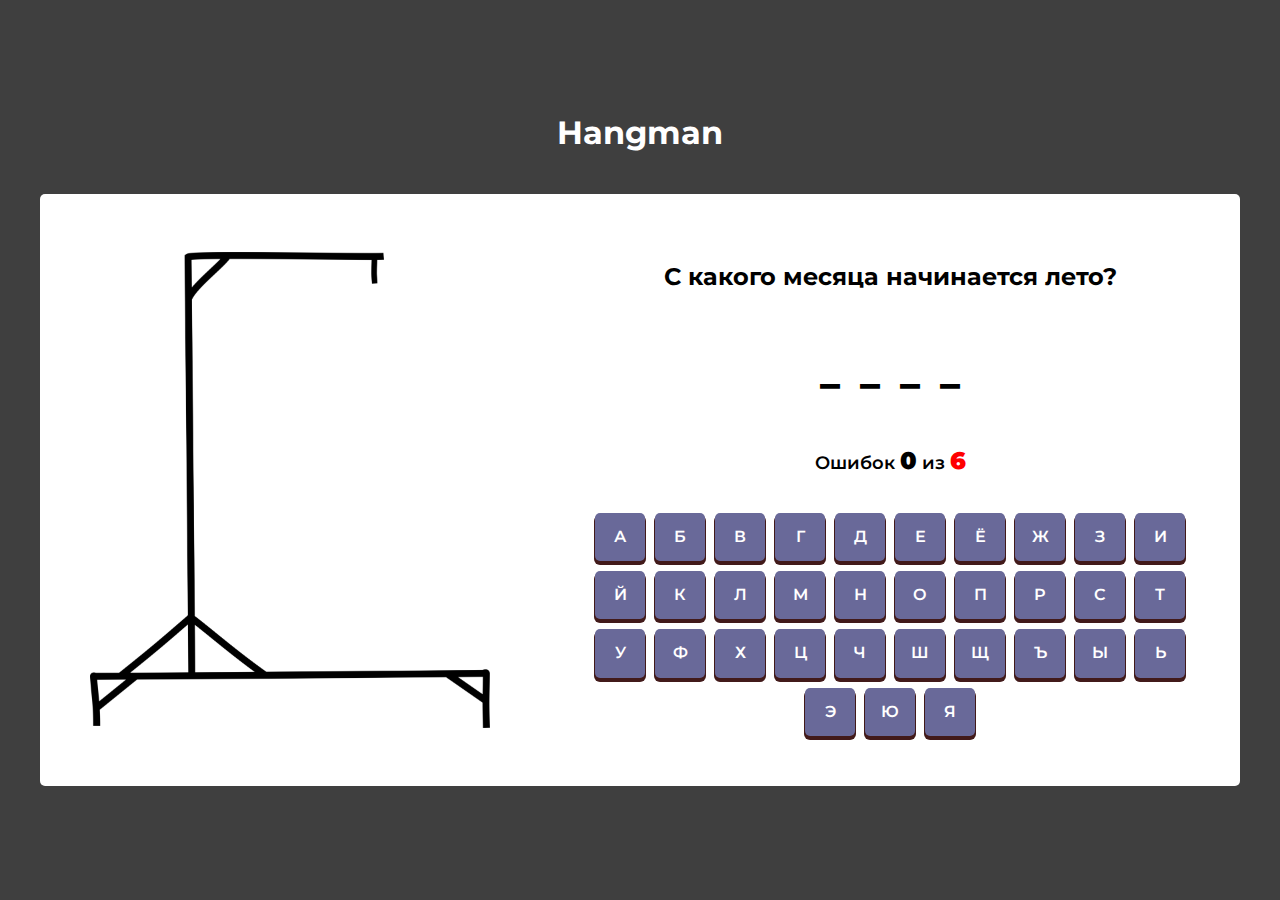
<file: index.html>
<!DOCTYPE html>
<html lang="ru">

<head>
  <meta charset="UTF-8">
  <meta name="viewport"
        content="width=device-width, initial-scale=1.0">
  <title>Hangman</title>
  <link rel="preconnect"
        href="https://fonts.googleapis.com">
  <link rel="preconnect"
        href="https://fonts.gstatic.com"
        crossorigin>
  <link href="https://fonts.googleapis.com/css2?family=Montserrat:wght@100..900&display=swap"
        rel="stylesheet">
  <link rel="stylesheet"
        href="./assets/css/normalize.css">
  <link rel="stylesheet"
        href="./assets/css/styles.min.css">
</head>

<body class="body">
  <script src="./assets/js/app.js"></script>
</body>

</html>
</file>
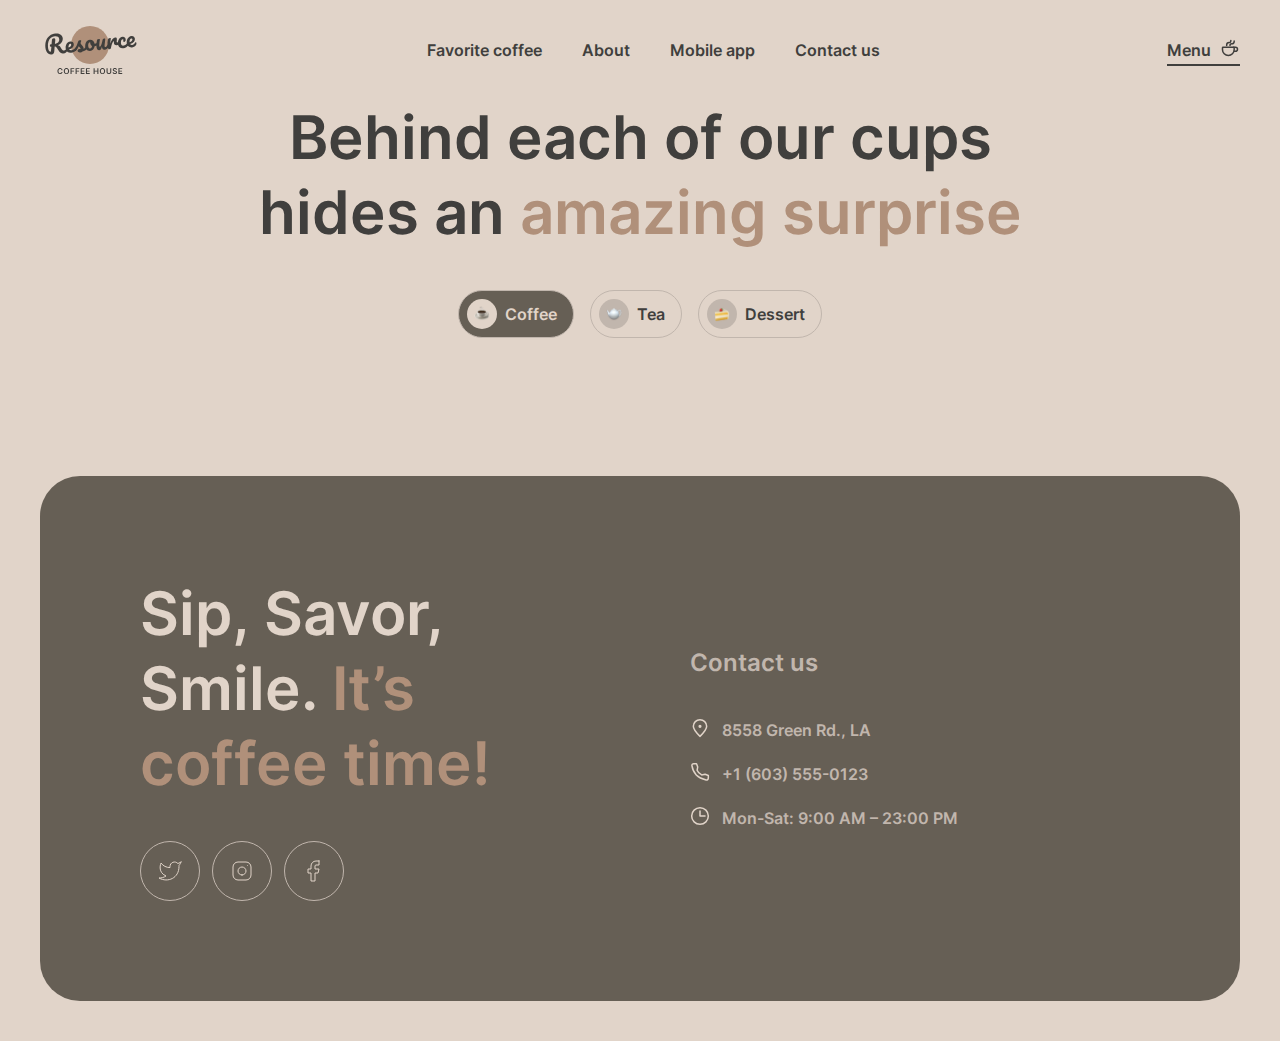
<file: coffee-house/menu.html>
<!DOCTYPE html>
<html lang="en">

<head>
  <meta charset="UTF-8">
  <meta name="viewport"
        content="width=device-width, initial-scale=1.0">
  <title>Menu - Coffee House</title>
  <link rel="stylesheet"
        href="./assets/css/main.css">
  <link rel="shortcut icon"
        href="favicon.ico"
        type="image/x-icon">
</head>

<body>
  <header class="header">
    <div class="container">
      <div class="header__wrapper">
        <div class="header__logo">
          <a class="header__logo-link"
             href="./">
            <img src="./assets/img/logo.svg"
                 alt="logo">
          </a>
        </div>
        <nav class="header__menu">
          <ul class="header__menu-list">
            <li class="header__menu-item"><a href="./#favourites-coffee"
                 class="header__menu-link">Favorite coffee</a></li>
            <li class="header__menu-item"><a href="./#about"
                 class="header__menu-link">About</a></li>
            <li class="header__menu-item"><a href="./#mobile-app"
                 class="header__menu-link">Mobile app</a></li>
            <li class="header__menu-item"><a href="#contacts"
                 class="header__menu-link">Contact us</a></li>
          </ul>

          <ul class="header__menu-list">
            <li class="header__menu-item"><a href="#"
                 class="header__menu-link header__menu-link--active">Menu
                <svg xmlns="http://www.w3.org/2000/svg"
                     width="20"
                     height="20"
                     viewBox="0 0 20 20"
                     fill="none">
                  <path d="M14.166 9.76667V11.6667C14.166 14.8883 11.5543 17.5 8.33268 17.5C5.11102 17.5 2.49935 14.8883 2.49935 11.6667V9.76667C2.49935 9.4353 2.76798 9.16667 3.09935 9.16667H13.566C13.8974 9.16667 14.166 9.4353 14.166 9.76667Z"
                        stroke="#403F3D"
                        stroke-width="1.5"
                        stroke-linecap="round"
                        stroke-linejoin="round" />
                  <path d="M9.99935 7.49996C9.99935 6.66663 10.5946 5.83329 11.7851 5.83329V5.83329C13.1 5.83329 14.166 4.7673 14.166 3.45234V2.91663"
                        stroke="#403F3D"
                        stroke-width="1.5"
                        stroke-linecap="round"
                        stroke-linejoin="round" />
                  <path d="M6.66732 7.5V7.08333C6.66732 5.70262 7.78661 4.58333 9.16732 4.58333V4.58333C10.0878 4.58333 10.834 3.83714 10.834 2.91667V2.5"
                        stroke="#403F3D"
                        stroke-width="1.5"
                        stroke-linecap="round"
                        stroke-linejoin="round" />
                  <path d="M13.334 9.16663H15.4173C16.5679 9.16663 17.5007 10.0994 17.5007 11.25C17.5007 12.4006 16.5679 13.3333 15.4173 13.3333H14.1673"
                        stroke="#403F3D"
                        stroke-width="1.5"
                        stroke-linecap="round"
                        stroke-linejoin="round" />
                </svg></a></li>
          </ul>
        </nav>
        <div class="header__menu-burger burger">
          <span>
          </span>
          <span>
          </span>
        </div>
      </div>
    </div>
  </header>
  <main class="main">
    <section class="menu">
      <div class="container">
        <div class="menu__wrapper">
          <h1>Behind each of our cups hides an amazing surprise</h1>
          <h2 class="menu__title">Behind each of our cups hides an <span class="accent">amazing surprise</span></h2>
          <div class="menu__container">
            <div class="menu__tabs tabs">
              <button class="tabs__item tabs__item--active"><span class="tabs__item-icon"><img
                       src="./assets/img/icons/cup.png"
                       alt="cup"></span>Coffee</button>
              <button class="tabs__item"><span class="tabs__item-icon"><img src="./assets/img/icons/teapot.png"
                       alt="teapot"></span>Tea</button>
              <button class="tabs__item"><span class="tabs__item-icon"><img src="./assets/img/icons/desert.png"
                       alt="desert"></span>Dessert</button>
            </div>
            <ul class="menu__list">
            </ul>
            <button class="menu__btn-load menu__btn-load--active">
              <svg xmlns="http://www.w3.org/2000/svg"
                   width="24"
                   height="24"
                   viewBox="0 0 24 24"
                   fill="none">
                <path d="M21.8883 13.5C21.1645 18.3113 17.013 22 12 22C6.47715 22 2 17.5228 2 12C2 6.47715 6.47715 2 12 2C16.1006 2 19.6248 4.46819 21.1679 8"
                      stroke="#403F3D"
                      stroke-linecap="round"
                      stroke-linejoin="round" />
                <path d="M17 8H21.4C21.7314 8 22 7.73137 22 7.4V3"
                      stroke="#403F3D"
                      stroke-linecap="round"
                      stroke-linejoin="round" />
              </svg>
            </button>
          </div>
        </div>
      </div>
    </section>
  </main>
  <footer class="footer">
    <div class="container">
      <div class="footer__wrapper">
        <div class="footer__col">
          <h2 class="footer__title">Sip, Savor, Smile. <span class="accent">It’s coffee time!</span></h2>
          <div class="footer__social social">
            <ul class="social__list">
              <li class="social__item"><a href="#"
                   class="social__link twitter">
                  <svg xmlns="http://www.w3.org/2000/svg"
                       width="24"
                       height="24"
                       viewBox="0 0 24 24"
                       fill="none">
                    <path d="M23 3.01006C23 3.01006 20.9821 4.20217 19.86 4.54006C19.2577 3.84757 18.4573 3.35675 17.567 3.13398C16.6767 2.91122 15.7395 2.96725 14.8821 3.29451C14.0247 3.62177 13.2884 4.20446 12.773 4.96377C12.2575 5.72309 11.9877 6.62239 12 7.54006V8.54006C10.2426 8.58562 8.50127 8.19587 6.93101 7.4055C5.36074 6.61513 4.01032 5.44869 3 4.01006C3 4.01006 -1 13.0101 8 17.0101C5.94053 18.408 3.48716 19.109 1 19.0101C10 24.0101 21 19.0101 21 7.51006C20.9991 7.23151 20.9723 6.95365 20.92 6.68006C21.9406 5.67355 23 3.01006 23 3.01006Z"
                          stroke="#E1D4C9"
                          stroke-linecap="round"
                          stroke-linejoin="round" />
                  </svg>
                </a></li>
              <li class="social__item"><a href="#"
                   class="social__link instagram">
                  <svg xmlns="http://www.w3.org/2000/svg"
                       width="24"
                       height="24"
                       viewBox="0 0 24 24"
                       fill="none">
                    <path d="M12 16C14.2091 16 16 14.2091 16 12C16 9.79086 14.2091 8 12 8C9.79086 8 8 9.79086 8 12C8 14.2091 9.79086 16 12 16Z"
                          stroke="#E1D4C9"
                          stroke-linecap="round"
                          stroke-linejoin="round" />
                    <path d="M3 16V8C3 5.23858 5.23858 3 8 3H16C18.7614 3 21 5.23858 21 8V16C21 18.7614 18.7614 21 16 21H8C5.23858 21 3 18.7614 3 16Z"
                          stroke="#E1D4C9" />
                    <path d="M17.5 6.51L17.51 6.49889"
                          stroke="#E1D4C9"
                          stroke-linecap="round"
                          stroke-linejoin="round" />
                  </svg>
                </a></li>
              <li class="social__item"><a href="#"
                   class="social__link facebook">
                  <svg xmlns="http://www.w3.org/2000/svg"
                       width="24"
                       height="24"
                       viewBox="0 0 24 24"
                       fill="none">
                    <path d="M17 2H14C12.6739 2 11.4021 2.52678 10.4645 3.46447C9.52678 4.40215 9 5.67392 9 7V10H6V14H9V22H13V14H16L17 10H13V7C13 6.73478 13.1054 6.48043 13.2929 6.29289C13.4804 6.10536 13.7348 6 14 6H17V2Z"
                          stroke="#E1D4C9"
                          stroke-linecap="round"
                          stroke-linejoin="round" />
                  </svg>
                </a></li>
            </ul>
          </div>
        </div>
        <div id="contacts"
             class="footer__col contacts">
          <h3 class="contacts__title">Contact us</h3>
          <ul class="contacts__list">
            <li class="contacts__item"><a href="https://maps.app.goo.gl/N8o47YA94o4uzJm18"
                 class="contacts__link"
                 target="_blank">
                <svg xmlns="http://www.w3.org/2000/svg"
                     width="20"
                     height="20"
                     viewBox="0 0 20 20"
                     fill="none">
                  <path d="M16.6663 8.33329C16.6663 12.0152 9.99967 18.3333 9.99967 18.3333C9.99967 18.3333 3.33301 12.0152 3.33301 8.33329C3.33301 4.65139 6.31778 1.66663 9.99967 1.66663C13.6816 1.66663 16.6663 4.65139 16.6663 8.33329Z"
                        stroke="#E1D4C9"
                        stroke-width="1.5" />
                  <path d="M10.0003 9.16667C10.4606 9.16667 10.8337 8.79357 10.8337 8.33333C10.8337 7.8731 10.4606 7.5 10.0003 7.5C9.54009 7.5 9.16699 7.8731 9.16699 8.33333C9.16699 8.79357 9.54009 9.16667 10.0003 9.16667Z"
                        fill="#E1D4C9"
                        stroke="#E1D4C9"
                        stroke-width="1.5"
                        stroke-linecap="round"
                        stroke-linejoin="round" />
                </svg>
                8558 Green Rd., LA
              </a></li>
            <li class="contacts__item"><a href="tel:+16035550123"
                 class="contacts__link">
                <svg xmlns="http://www.w3.org/2000/svg"
                     width="20"
                     height="20"
                     viewBox="0 0 20 20"
                     fill="none">
                  <path d="M15.0984 12.2516L11.6665 12.9166C9.34845 11.7531 7.91654 10.4166 7.08321 8.33329L7.72483 4.89154L6.51197 1.66663L3.72946 1.66663C2.60191 1.66663 1.71466 2.59958 1.90108 3.71161C2.29888 6.08454 3.37231 10.0391 6.24987 12.9166C9.27338 15.9401 13.5661 17.3318 16.1378 17.9288C17.299 18.1983 18.3332 17.2908 18.3332 16.0988L18.3332 13.4843L15.0984 12.2516Z"
                        stroke="#E1D4C9"
                        stroke-width="1.5"
                        stroke-linecap="round"
                        stroke-linejoin="round" />
                </svg>
                +1 (603) 555-0123
              </a></li>
            <li class="contacts__item">
              <svg xmlns="http://www.w3.org/2000/svg"
                   width="20"
                   height="20"
                   viewBox="0 0 20 20"
                   fill="none">
                <g clip-path="url(#clip0_217_1736)">
                  <path d="M10 5L10 10L15 10"
                        stroke="#E1D4C9"
                        stroke-width="1.5"
                        stroke-linecap="round"
                        stroke-linejoin="round" />
                  <path d="M10.0003 18.3333C14.6027 18.3333 18.3337 14.6023 18.3337 9.99996C18.3337 5.39759 14.6027 1.66663 10.0003 1.66663C5.39795 1.66663 1.66699 5.39759 1.66699 9.99996C1.66699 14.6023 5.39795 18.3333 10.0003 18.3333Z"
                        stroke="#E1D4C9"
                        stroke-width="1.5"
                        stroke-linecap="round"
                        stroke-linejoin="round" />
                </g>
                <defs>
                  <clipPath id="clip0_217_1736">
                    <rect width="20"
                          height="20"
                          fill="white" />
                  </clipPath>
                </defs>
              </svg>
              Mon-Sat: 9:00 AM – 23:00 PM
            </li>
          </ul>
        </div>
      </div>
    </div>
  </footer>
  <div class="modal">
    <div class="modal__overlay"></div>
    <div class="modal__wrapper">
    </div>
  </div>
  <script src="./assets/scripts/script.js"></script>
  <script src="./assets/scripts/menu.js"></script>
</body>

</html>
</file>
<file: coffee-house/assets/css/main.css>
@font-face {
  font-family: "Inter";
  font-style: normal;
  src: url("../fonts/Inter.woff2") format("woff2");
  font-weight: 400;
  font-display: swap;
}
@font-face {
  font-family: "Inter";
  font-style: normal;
  src: url("../fonts/Inter-SemiBold.woff2") format("woff2");
  font-weight: 600;
  font-display: swap;
}
@font-face {
  font-family: "Inter";
  font-style: italic;
  src: url("../fonts/Inter-Latin.woff2") format("woff2");
  font-weight: 600;
  font-display: swap;
}
* {
  -webkit-box-sizing: border-box;
          box-sizing: border-box;
  padding: 0;
  margin: 0;
}

html {
  scroll-behavior: smooth;
}

body {
  font-family: "Inter";
  -webkit-font-feature-settings: "clig" off, "liga" off;
          font-feature-settings: "clig" off, "liga" off;
  color: #403F3D;
  background-color: #E1D4C9;
}

h1 {
  font-size: 72px;
  font-weight: 600;
  line-height: 105%;
}

h2 {
  font-size: 60px;
  font-weight: 600;
  line-height: 125%;
}

h3 {
  font-size: 24px;
  font-weight: 600;
  line-height: 125%;
}

a,
button {
  font-size: 16px;
  font-weight: 600;
  color: #403F3D;
  line-height: 150%;
  text-decoration: none;
}

button {
  font-family: inherit;
  outline: none;
  border: none;
  padding: 0;
  background-color: transparent;
  cursor: pointer;
}

ul {
  list-style: none;
  padding: 0;
  margin: 0;
}

p {
  margin: 0;
  padding: 0;
}

img {
  max-width: 100%;
  vertical-align: top;
}

svg {
  vertical-align: top;
}

section {
  padding-bottom: 100px;
}

.no-scroll {
  overflow: hidden;
}

.accent {
  font-style: italic;
  color: #B0907A;
}

.medium {
  font-size: 16px;
  font-weight: 400;
  line-height: 150%;
}

.caption {
  font-size: 10px;
  font-weight: 600;
  line-height: 140%;
}

.container {
  max-width: 1440px;
  padding: 0 40px;
  margin: 0 auto;
}

/* Header */
.header {
  position: relative;
  padding: 20px 0;
}
.header__wrapper {
  display: -webkit-box;
  display: -ms-flexbox;
  display: flex;
  -webkit-box-pack: justify;
      -ms-flex-pack: justify;
          justify-content: space-between;
  -webkit-box-align: center;
      -ms-flex-align: center;
          align-items: center;
}
.header__logo {
  width: 100px;
  height: 60px;
}
.header__logo-link--active {
  pointer-events: none;
  -webkit-user-select: none;
     -moz-user-select: none;
      -ms-user-select: none;
          user-select: none;
}
.header__menu {
  display: -webkit-box;
  display: -ms-flexbox;
  display: flex;
  -webkit-box-pack: justify;
      -ms-flex-pack: justify;
          justify-content: space-between;
  -webkit-box-flex: 1;
      -ms-flex-positive: 1;
          flex-grow: 1;
}
.header__menu-list {
  display: -webkit-box;
  display: -ms-flexbox;
  display: flex;
  -webkit-box-pack: center;
      -ms-flex-pack: center;
          justify-content: center;
  -webkit-box-align: center;
      -ms-flex-align: center;
          align-items: center;
  gap: 40px;
}
.header__menu-list:first-child {
  -ms-flex-negative: 0;
      flex-shrink: 0;
  -webkit-box-flex: 1;
      -ms-flex-positive: 1;
          flex-grow: 1;
}
.header__menu-link {
  position: relative;
  color: #403F3D;
  padding-bottom: 4px;
}
.header__menu-link::after {
  position: absolute;
  content: "";
  left: 0;
  bottom: -2px;
  width: 100%;
  height: 2px;
  background-color: #403F3D;
  -webkit-transform: scale(0);
      -ms-transform: scale(0);
          transform: scale(0);
  -webkit-transition: -webkit-transform 0.5s ease-out;
  transition: -webkit-transform 0.5s ease-out;
  transition: transform 0.5s ease-out;
  transition: transform 0.5s ease-out, -webkit-transform 0.5s ease-out;
}
.header__menu-link svg {
  margin-left: 5px;
}
.header__menu-link--active {
  pointer-events: none;
  -webkit-user-select: none;
     -moz-user-select: none;
      -ms-user-select: none;
          user-select: none;
}
.header__menu-link--active::after {
  -webkit-transform: scale(1);
      -ms-transform: scale(1);
          transform: scale(1);
}
.header__menu-icon {
  line-height: normal;
}
.header__menu-burger {
  display: none;
}

/* Enjoy */
.enjoy__wrapper {
  position: relative;
  padding: 100px;
  border-radius: 40px;
  overflow: hidden;
}
.enjoy__video {
  position: absolute;
  top: 0;
  left: 0;
  width: 100%;
  height: 100%;
  -o-object-fit: cover;
     object-fit: cover;
  z-index: 1;
  pointer-events: none;
}
.enjoy__content {
  position: relative;
  display: -webkit-box;
  display: -ms-flexbox;
  display: flex;
  -webkit-box-orient: vertical;
  -webkit-box-direction: normal;
      -ms-flex-direction: column;
          flex-direction: column;
  -webkit-box-align: baseline;
      -ms-flex-align: baseline;
          align-items: baseline;
  gap: 40px;
  max-width: 530px;
  z-index: 2;
}
.enjoy__title {
  color: #E1D4C9;
}
.enjoy__text {
  color: #E1D4C9;
}
.enjoy__link {
  position: relative;
  display: inline-block;
  padding: 20px 78px;
  text-align: right;
  border-radius: 100px;
  background-color: #E1D4C9;
}
.enjoy__link-text {
  position: relative;
  left: 0;
  -webkit-transition: left 0.3s ease-in;
  transition: left 0.3s ease-in;
}
.enjoy__link-icon {
  position: absolute;
  top: 50%;
  width: 20px;
  height: 20px;
  -webkit-transform: translateY(-50%);
      -ms-transform: translateY(-50%);
          transform: translateY(-50%);
  opacity: 0;
  -webkit-transition: opacity 0.3s ease-in;
  transition: opacity 0.3s ease-in;
}

/* Favourites Coffee */
.favourites-coffee__title {
  text-align: center;
  margin-bottom: 40px;
}

/* Slider */
.slider {
  position: relative;
}
.slider__container {
  max-width: 480px;
  margin: 0 auto 40px auto;
  overflow: hidden;
}
.slider__items {
  display: -webkit-box;
  display: -ms-flexbox;
  display: flex;
  gap: 200px;
  -webkit-transition: -webkit-transform 0.5s ease-in-out;
  transition: -webkit-transform 0.5s ease-in-out;
  transition: transform 0.5s ease-in-out;
  transition: transform 0.5s ease-in-out, -webkit-transform 0.5s ease-in-out;
}
.slider__item {
  max-width: 480px;
  width: 100%;
  -ms-flex-negative: 0;
      flex-shrink: 0;
  text-align: center;
  -webkit-user-select: none;
     -moz-user-select: none;
      -ms-user-select: none;
          user-select: none;
}
.slider__item-img {
  margin-bottom: 20px;
}
.slider__item-title {
  font-size: 24px;
  font-weight: 600;
  line-height: 125%;
  margin-bottom: 16px;
}
.slider__item-descr {
  margin-bottom: 16px;
}
.slider__item-price {
  font-size: 24px;
  font-weight: 600;
  line-height: 125%;
}
.slider__nav {
  position: absolute;
  z-index: 2;
  top: calc(50% - 20px);
  -webkit-transform: translateY(-50%);
      -ms-transform: translateY(-50%);
          transform: translateY(-50%);
  display: -webkit-box;
  display: -ms-flexbox;
  display: flex;
  -webkit-box-pack: justify;
      -ms-flex-pack: justify;
          justify-content: space-between;
  width: 100%;
}
.slider__button {
  display: -webkit-box;
  display: -ms-flexbox;
  display: flex;
  -webkit-box-pack: center;
      -ms-flex-pack: center;
          justify-content: center;
  -webkit-box-align: center;
      -ms-flex-align: center;
          align-items: center;
  width: 60px;
  height: 60px;
  background: none;
  border-radius: 100%;
  border: 1px solid #665F55;
  cursor: pointer;
  -webkit-transition: background 0.5s ease-out, border 0.5s ease-out;
  transition: background 0.5s ease-out, border 0.5s ease-out;
}
.slider__button:disabled {
  border-color: #a7a5a2;
  -webkit-user-select: none;
     -moz-user-select: none;
      -ms-user-select: none;
          user-select: none;
  pointer-events: none;
}
.slider__button:disabled path {
  stroke: #a7a5a2;
}
.slider__button path {
  -webkit-transition: stroke 0.5s ease-out;
  transition: stroke 0.5s ease-out;
}
.slider__bullets {
  display: -webkit-box;
  display: -ms-flexbox;
  display: flex;
  -webkit-box-pack: center;
      -ms-flex-pack: center;
          justify-content: center;
  width: 100%;
  gap: 12px;
}
.slider__bullet {
  position: relative;
  width: 40px;
  height: 4px;
  background: #C1B6AD;
  border: none;
  border-radius: 100px;
  -webkit-transition: background 0.5s;
  transition: background 0.5s;
  overflow: hidden;
}
.slider__bullet-progress {
  position: absolute;
  left: 0;
  top: 0;
  height: 4px;
  width: 0;
  background: #665F55;
  -webkit-transition: width 0.6s ease-in-out;
  transition: width 0.6s ease-in-out;
}

/* About */
.about__title {
  margin-bottom: 40px;
}
.about__cards {
  display: grid;
  grid-auto-columns: auto;
  grid-auto-rows: auto;
  gap: 40px;
}
.about__card {
  border-radius: 20px;
  overflow: hidden;
  background-size: 110%;
  background-position: center center;
  background-repeat: no-repeat;
  -webkit-transition: background-size 0.5s ease-out;
  transition: background-size 0.5s ease-out;
}
.about__card-big {
  height: 590px;
}
.about__card-small {
  height: 430px;
}
.about__card-1 {
  grid-column: 1/2;
  grid-row: 1/3;
  background-image: url("../img/main/about-1.jpeg");
}
.about__card-2 {
  grid-column: 1/2;
  grid-row: 3/4;
  background-image: url("../img/main/about-2.jpeg");
}
.about__card-3 {
  grid-column: 2/3;
  grid-row: 1/2;
  background-image: url("../img/main/about-3.jpeg");
}
.about__card-4 {
  grid-column: 2/3;
  grid-row: 2/4;
  background-image: url("../img/main/about-4.jpeg");
}

/* Mobile App */
.mobile-app__wrapper {
  display: -webkit-box;
  display: -ms-flexbox;
  display: flex;
  gap: 100px;
}
.mobile-app__col {
  display: -webkit-box;
  display: -ms-flexbox;
  display: flex;
  -webkit-box-orient: vertical;
  -webkit-box-direction: normal;
      -ms-flex-direction: column;
          flex-direction: column;
  -webkit-box-pack: center;
      -ms-flex-pack: center;
          justify-content: center;
  gap: 40px;
  -ms-flex-preferred-size: 50%;
      flex-basis: 50%;
}
.mobile-app__links {
  display: -webkit-box;
  display: -ms-flexbox;
  display: flex;
  gap: 20px;
}
.mobile-app__link {
  display: -webkit-inline-box;
  display: -ms-inline-flexbox;
  display: inline-flex;
  padding: 12px 20px;
  -webkit-box-align: center;
      -ms-flex-align: center;
          align-items: center;
  gap: 8px;
  width: 200px;
  border-radius: 100px;
  border: 1px solid #665F55;
  -webkit-transition: background 0.5s ease-in, color 0.5s ease-in;
  transition: background 0.5s ease-in, color 0.5s ease-in;
}
.mobile-app__link-icon {
  width: 36px;
  height: 36px;
}
.mobile-app__link-icon path {
  -webkit-transition: fill 0.5s ease-in;
  transition: fill 0.5s ease-in;
}
.mobile-app__link-info {
  display: -webkit-box;
  display: -ms-flexbox;
  display: flex;
  -webkit-box-orient: vertical;
  -webkit-box-direction: normal;
      -ms-flex-direction: column;
          flex-direction: column;
  gap: 2px;
}
.mobile-app__link-supname {
  font-size: 10px;
  font-style: normal;
  font-weight: 600;
  line-height: 140%;
}
.mobile-app__link-name {
  font-weight: 600;
}

/* Menu */
.menu__wrapper h1 {
  display: none;
}
.menu__title {
  max-width: 800px;
  margin: 0 auto 40px auto;
  text-align: center;
}
.menu__list {
  display: grid;
  grid-template-columns: repeat(4, 1fr);
  gap: 40px;
  -webkit-transition: opacity 0.3s ease-in;
  transition: opacity 0.3s ease-in;
}
.menu__item {
  display: -webkit-box;
  display: -ms-flexbox;
  display: flex;
  -webkit-box-orient: vertical;
  -webkit-box-direction: normal;
      -ms-flex-direction: column;
          flex-direction: column;
  border-radius: 40px;
  border: 1px solid #C1B6AD;
  cursor: pointer;
}
.menu__item-img {
  height: 310px;
  border-radius: 40px;
  overflow: hidden;
}
.menu__item-img img {
  -webkit-transition: -webkit-transform 0.5s ease-out;
  transition: -webkit-transform 0.5s ease-out;
  transition: transform 0.5s ease-out;
  transition: transform 0.5s ease-out, -webkit-transform 0.5s ease-out;
  -webkit-transform: scale(1.1);
      -ms-transform: scale(1.1);
          transform: scale(1.1);
}
.menu__item-bottom {
  display: -webkit-box;
  display: -ms-flexbox;
  display: flex;
  -webkit-box-orient: vertical;
  -webkit-box-direction: normal;
      -ms-flex-direction: column;
          flex-direction: column;
  -webkit-box-flex: 1;
      -ms-flex-positive: 1;
          flex-grow: 1;
  gap: 12px;
  padding: 20px;
}
.menu__item-title {
  font-size: 24px;
  font-weight: 600;
  line-height: 125%;
}
.menu__item-descr {
  font-size: 16px;
  font-weight: 400;
  line-height: 150%;
}
.menu__item-price {
  margin-top: auto;
  font-size: 24px;
  font-weight: 600;
  line-height: 125%;
}
.menu__btn-load {
  display: none;
  width: 60px;
  height: 60px;
  -webkit-box-pack: center;
      -ms-flex-pack: center;
          justify-content: center;
  -webkit-box-align: center;
      -ms-flex-align: center;
          align-items: center;
  margin: 0 auto;
  border-radius: 100px;
  border: 1px solid #665F55;
}
.menu__btn-load--active {
  display: none;
}

/* Tabs */
.tabs {
  display: -webkit-box;
  display: -ms-flexbox;
  display: flex;
  -webkit-box-pack: center;
      -ms-flex-pack: center;
          justify-content: center;
  gap: 16px;
  margin-bottom: 38px;
}
.tabs__item {
  display: -webkit-box;
  display: -ms-flexbox;
  display: flex;
  -webkit-box-align: center;
      -ms-flex-align: center;
          align-items: center;
  gap: 8px;
  padding: 8px 16px 8px 8px;
  border-radius: 100px;
  border: 1px solid #C1B6AD;
  -webkit-transition: color 0.5s ease-out, background-color 0.5s ease-out;
  transition: color 0.5s ease-out, background-color 0.5s ease-out;
}
.tabs__item--active {
  background-color: #665F55;
  color: #E1D4C9;
  pointer-events: none;
  -webkit-user-select: none;
     -moz-user-select: none;
      -ms-user-select: none;
          user-select: none;
}
.tabs__item--active .tabs__item-icon {
  background-color: #E1D4C9;
}
.tabs__item-icon {
  display: -webkit-box;
  display: -ms-flexbox;
  display: flex;
  -webkit-box-pack: center;
      -ms-flex-pack: center;
          justify-content: center;
  -webkit-box-align: center;
      -ms-flex-align: center;
          align-items: center;
  padding: 7px;
  border-radius: 100px;
  background-color: #C1B6AD;
  -webkit-transition: background-color 0.5s ease-out;
  transition: background-color 0.5s ease-out;
}
.tabs__item-icon img {
  width: 16px;
  height: 16px;
}

/* Footer */
.footer__wrapper {
  display: -webkit-box;
  display: -ms-flexbox;
  display: flex;
  gap: 100px;
  padding: 100px;
  margin-bottom: 40px;
  border-radius: 40px;
  background: #665F55;
}
.footer__title {
  color: #E1D4C9;
}
.footer__col {
  display: -webkit-box;
  display: -ms-flexbox;
  display: flex;
  -webkit-box-orient: vertical;
  -webkit-box-direction: normal;
      -ms-flex-direction: column;
          flex-direction: column;
  -webkit-box-pack: center;
      -ms-flex-pack: center;
          justify-content: center;
  gap: 40px;
  -ms-flex-preferred-size: 50%;
      flex-basis: 50%;
}

.social__list {
  display: -webkit-box;
  display: -ms-flexbox;
  display: flex;
  gap: 12px;
}
.social__link {
  display: block;
  padding: 17px;
  border-radius: 100px;
  border: 1px solid #C1B6AD;
  -webkit-transition: background-color 0.5s ease-out;
  transition: background-color 0.5s ease-out;
}
.social__link svg {
  width: 24px;
  height: 24px;
  -webkit-transition: stroke 0.5s ease-out;
  transition: stroke 0.5s ease-out;
}

.contacts {
  color: #C1B6AD;
}
.contacts a {
  color: #C1B6AD;
}
.contacts__list {
  display: -webkit-box;
  display: -ms-flexbox;
  display: flex;
  -webkit-box-orient: vertical;
  -webkit-box-direction: normal;
      -ms-flex-direction: column;
          flex-direction: column;
  gap: 16px;
}
.contacts__item {
  font-size: 16px;
  font-style: normal;
  font-weight: 600;
  line-height: 150%;
}
.contacts__item svg {
  margin-right: 8px;
}
.contacts__link {
  display: inline-block;
  position: relative;
  padding-bottom: 4px;
}
.contacts__link::after {
  position: absolute;
  content: "";
  left: 0;
  bottom: -2px;
  width: 100%;
  height: 2px;
  background-color: #E1D4C9;
  -webkit-transform: scale(0);
      -ms-transform: scale(0);
          transform: scale(0);
  -webkit-transition: -webkit-transform 0.5s ease-out;
  transition: -webkit-transform 0.5s ease-out;
  transition: transform 0.5s ease-out;
  transition: transform 0.5s ease-out, -webkit-transform 0.5s ease-out;
}

.modal {
  position: fixed;
  top: 50%;
  left: 50%;
  -webkit-transform: translate3d(-50%, -50%, 0);
          transform: translate3d(-50%, -50%, 0);
  opacity: 0;
  visibility: hidden;
  -webkit-transition: opacity 0.3s ease-in-out, visibility 0.3s ease-in-out;
  transition: opacity 0.3s ease-in-out, visibility 0.3s ease-in-out;
}
.modal--show {
  opacity: 1;
  visibility: visible;
}
.modal__overlay {
  width: 100vw;
  height: 100vh;
  background-color: rgba(64, 63, 61, 0.8);
}
.modal__container {
  position: absolute;
  top: 50%;
  left: 50%;
  display: -webkit-box;
  display: -ms-flexbox;
  display: flex;
  -webkit-box-align: start;
      -ms-flex-align: start;
          align-items: flex-start;
  gap: 20px;
  padding: 16px;
  max-width: 800px;
  width: 100%;
  background-color: #E1D4C9;
  border-radius: 40px;
  -webkit-transform: translate3d(-50%, -50%, 0);
          transform: translate3d(-50%, -50%, 0);
}
.modal__image {
  -webkit-transform: scale(1.1);
      -ms-transform: scale(1.1);
          transform: scale(1.1);
}
.modal__image-wrapper {
  -ms-flex-preferred-size: 310px;
      flex-basis: 310px;
  -ms-flex-negative: 0;
      flex-shrink: 0;
  border-radius: 40px;
  overflow: hidden;
}
.modal__title {
  margin-bottom: 12px;
}
.modal__info {
  display: -webkit-box;
  display: -ms-flexbox;
  display: flex;
  -webkit-box-orient: vertical;
  -webkit-box-direction: normal;
      -ms-flex-direction: column;
          flex-direction: column;
}
.modal__descr {
  margin-bottom: 20px;
  font-size: 16px;
  font-style: normal;
  font-weight: 400;
  line-height: 150%;
}
.modal__variation {
  display: -webkit-box;
  display: -ms-flexbox;
  display: flex;
  -webkit-box-orient: vertical;
  -webkit-box-direction: normal;
      -ms-flex-direction: column;
          flex-direction: column;
  margin-bottom: 20px;
}
.modal__variation-title {
  margin-bottom: 8px;
  font-family: "Inter";
  font-size: 16px;
  font-style: normal;
  font-weight: 400;
  line-height: 150%;
}
.modal__tabs {
  -webkit-box-pack: start;
      -ms-flex-pack: start;
          justify-content: flex-start;
  gap: 8px;
  margin: 0;
}
.modal__tabs .tabs__item {
  padding: 7px 15px 7px 7px;
}
.modal__tabs .tabs__item-icon {
  width: 30px;
  height: 30px;
  color: #403F3D;
  font-size: 16px;
  font-style: normal;
  font-weight: 600;
  line-height: 150%;
}
.modal__tabs .tabs__item-text {
  font-size: 16px;
  font-style: normal;
  font-weight: 600;
  line-height: 150%;
}
.modal__tabs .tabs__item-addiv--active {
  -webkit-user-select: unset;
     -moz-user-select: unset;
      -ms-user-select: unset;
          user-select: unset;
  pointer-events: unset;
}
.modal__total {
  display: -webkit-box;
  display: -ms-flexbox;
  display: flex;
  -webkit-box-pack: justify;
      -ms-flex-pack: justify;
          justify-content: space-between;
  margin-bottom: 20px;
  font-size: 24px;
  font-style: normal;
  font-weight: 600;
  line-height: 125%;
}
.modal__annotation {
  display: -webkit-box;
  display: -ms-flexbox;
  display: flex;
  padding: 12px 0;
  margin-bottom: 20px;
  font-size: 10px;
  font-style: normal;
  font-weight: 600;
  line-height: 140%;
  border-top: 1px solid #C1B6AD;
}
.modal__annotation-icon {
  width: 16px;
  height: 16px;
  -ms-flex-negative: 0;
      flex-shrink: 0;
}
.modal__annotation-text {
  margin-left: 8px;
}
.modal__close {
  padding: 9px 0;
  border-radius: 100px;
  border: 1px solid #665F55;
  -webkit-transition: background-color 0.3s ease-in, color 0.3s ease-in;
  transition: background-color 0.3s ease-in, color 0.3s ease-in;
}

@media (hover: hover) {
  .header__menu-link:hover::after {
    -webkit-transform: scale(1);
        -ms-transform: scale(1);
            transform: scale(1);
  }
  .enjoy__link:hover .enjoy__link-text {
    left: -8px;
  }
  .enjoy__link:hover .enjoy__link-icon {
    opacity: 1;
  }
  .slider__button:hover {
    background: #665F55;
  }
  .slider__button:hover path {
    stroke: #E1D4C9;
  }
  .about__card:hover {
    background-size: 100%;
  }
  .tabs__item:hover {
    background-color: #665F55;
    color: #E1D4C9;
  }
  .tabs__item-addiv--active:hover {
    background-color: #9b9286;
  }
  .tabs__item:hover .tabs__item-icon {
    background-color: #E1D4C9;
  }
  .mobile-app__link:hover {
    background: #665F55;
    color: #E1D4C9;
  }
  .mobile-app__link:hover .mobile-app__link-icon path {
    fill: #E1D4C9;
  }
  .menu__item:hover img {
    -webkit-transform: scale(1);
        -ms-transform: scale(1);
            transform: scale(1);
  }
  .social__link:hover {
    background-color: #E1D4C9;
  }
  .social__link:hover path {
    stroke: #403F3D;
  }
  .contacts__link:hover::after {
    -webkit-transform: scale(1);
        -ms-transform: scale(1);
            transform: scale(1);
  }
  .modal__close:hover {
    background-color: #665F55;
    color: #E1D4C9;
  }
}
@media screen and (max-width: 1210px) {
  .about__cards {
    display: -webkit-box;
    display: -ms-flexbox;
    display: flex;
    -webkit-box-orient: vertical;
    -webkit-box-direction: normal;
        -ms-flex-direction: column;
            flex-direction: column;
    -webkit-box-align: center;
        -ms-flex-align: center;
            align-items: center;
  }
  .about__card {
    width: 660px;
    background-size: cover;
  }
}
@media screen and (max-width: 992px) {
  h1 {
    font-size: 72px;
    line-height: 105%;
  }
  .enjoy__wrapper {
    padding: 100px 60px;
  }
  .enjoy__link {
    padding: 20px 64px;
  }
  .enjoy__link-icon {
    position: inherit;
    opacity: 1;
    margin-left: 3.5px;
  }
  .enjoy__link-icon svg {
    vertical-align: middle;
  }
  .mobile-app__wrapper {
    -webkit-box-orient: vertical;
    -webkit-box-direction: normal;
        -ms-flex-direction: column;
            flex-direction: column;
  }
  .mobile-app__col {
    -ms-flex-preferred-size: 100%;
        flex-basis: 100%;
  }
  .mobile-app__img {
    width: 630px;
    margin: 0 auto;
  }
  .menu__list {
    grid-template-columns: repeat(3, 1fr);
  }
  .footer__wrapper {
    -webkit-box-orient: vertical;
    -webkit-box-direction: normal;
        -ms-flex-direction: column;
            flex-direction: column;
    padding: 100px 60px;
  }
  .footer__col {
    -ms-flex-preferred-size: 100%;
        flex-basis: 100%;
  }
}
@media screen and (max-width: 800px) {
  .modal__container {
    width: calc(100% - 80px);
  }
  .modal__tabs {
    -ms-flex-wrap: wrap;
        flex-wrap: wrap;
  }
}
@media screen and (max-width: 768px) {
  .header__menu {
    position: fixed;
    top: 100px;
    left: 0;
    height: calc(100vh - 100px);
    -webkit-box-orient: vertical;
    -webkit-box-direction: normal;
        -ms-flex-direction: column;
            flex-direction: column;
    -webkit-box-pack: start;
        -ms-flex-pack: start;
            justify-content: flex-start;
    -webkit-box-align: center;
        -ms-flex-align: center;
            align-items: center;
    gap: 100px;
    padding: 60px 0;
    width: 100%;
    background-color: #E1D4C9;
    opacity: 0;
    z-index: 999;
    -webkit-transform: translateX(100vw);
        -ms-transform: translateX(100vw);
            transform: translateX(100vw);
    -webkit-transition: opacity 0.3s ease-in-out, -webkit-transform 0.3s ease-in-out;
    transition: opacity 0.3s ease-in-out, -webkit-transform 0.3s ease-in-out;
    transition: opacity 0.3s ease-in-out, transform 0.3s ease-in-out;
    transition: opacity 0.3s ease-in-out, transform 0.3s ease-in-out, -webkit-transform 0.3s ease-in-out;
  }
  .header__menu--open {
    opacity: 1;
    -webkit-transform: translateX(0);
        -ms-transform: translateX(0);
            transform: translateX(0);
  }
  .header__menu-list {
    -webkit-box-orient: vertical;
    -webkit-box-direction: normal;
        -ms-flex-direction: column;
            flex-direction: column;
    gap: 60px;
  }
  .header__menu-list:first-child {
    -webkit-box-flex: 0;
        -ms-flex-positive: 0;
            flex-grow: 0;
  }
  .header__menu-link {
    font-size: 32px;
    padding: 0;
    line-height: 125%;
  }
  .header__menu-link svg {
    width: 40px;
    height: 40px;
  }
  .header__menu-link--active::after {
    bottom: -10px;
  }
  /* Burger */
  .burger {
    position: relative;
    display: -webkit-box;
    display: -ms-flexbox;
    display: flex;
    -webkit-box-orient: vertical;
    -webkit-box-direction: normal;
        -ms-flex-direction: column;
            flex-direction: column;
    -webkit-box-pack: center;
        -ms-flex-pack: center;
            justify-content: center;
    -webkit-box-align: center;
        -ms-flex-align: center;
            align-items: center;
    gap: 8px;
    width: 44px;
    height: 44px;
    border-radius: 100px;
    border: 1px solid #665F55;
  }
  .burger span {
    position: relative;
    width: 18px;
    height: 2px;
    background-color: #403F3D;
    -webkit-transition: -webkit-transform 0.3s ease;
    transition: -webkit-transform 0.3s ease;
    transition: transform 0.3s ease;
    transition: transform 0.3s ease, -webkit-transform 0.3s ease;
    border-radius: 100px;
  }
  .burger--open {
    gap: 0;
  }
  .burger--open span {
    -webkit-transform: rotate(45deg) translateY(1px) translateY(-0.5px);
        -ms-transform: rotate(45deg) translateY(1px) translateY(-0.5px);
            transform: rotate(45deg) translateY(1px) translateY(-0.5px);
  }
  .burger--open span:last-child {
    -webkit-transform: rotate(-45deg) translateX(1px) translateY(-1px);
        -ms-transform: rotate(-45deg) translateX(1px) translateY(-1px);
            transform: rotate(-45deg) translateX(1px) translateY(-1px);
  }
  .enjoy__wrapper {
    background-size: cover;
  }
  .about__card {
    width: 100%;
    background-size: 105%;
  }
  .about__card-small {
    display: none;
  }
  .menu__list {
    grid-template-columns: repeat(2, 1fr);
    gap: 40px 12px;
    margin-bottom: 40px;
  }
  .menu__item {
    position: relative;
    margin: 0 14px;
    min-height: 506px;
    -webkit-transition: opacity 0.3s ease-in, visibility 0.3s ease-in;
    transition: opacity 0.3s ease-in, visibility 0.3s ease-in;
    -webkit-transform: scale(1);
        -ms-transform: scale(1);
            transform: scale(1);
  }
  .menu__item--hidden {
    position: absolute;
    opacity: 0;
    visibility: hidden;
    -webkit-transform: scale(0);
        -ms-transform: scale(0);
            transform: scale(0);
  }
  .menu__btn-load--active {
    display: -webkit-box;
    display: -ms-flexbox;
    display: flex;
  }
  .contacts__item svg {
    margin-right: 4px;
  }
}
@media screen and (max-width: 660px) {
  h1 {
    font-size: 42px;
    line-height: 115%;
  }
  h2 {
    font-size: 32px;
  }
  .container {
    padding: 0 16px;
  }
  .enjoy__wrapper {
    padding: 60px 16px;
    background-size: cover;
  }
  .enjoy__link-icon svg {
    vertical-align: top;
  }
  .slider__nav {
    display: none;
  }
  .about__card {
    background-size: cover;
  }
  .mobile-app__wrapper {
    gap: 40px;
  }
  .mobile-app__img {
    width: 348px;
    margin: 0 auto;
  }
  .mobile-app__links {
    -webkit-box-orient: vertical;
    -webkit-box-direction: normal;
        -ms-flex-direction: column;
            flex-direction: column;
    gap: 15px;
  }
  .menu__list {
    grid-template-columns: repeat(1, 348px);
    -webkit-box-pack: center;
        -ms-flex-pack: center;
            justify-content: center;
    gap: 40px 12px;
    margin-bottom: 40px;
  }
  .menu__tabs {
    gap: 8px;
  }
  .menu__item {
    margin: 0 19px;
    min-height: 506px;
  }
  .footer__wrapper {
    padding: 60px 16px;
    gap: 40px;
  }
  .modal__container {
    width: calc(100% - 38px);
  }
  .modal__image-wrapper {
    display: none;
  }
}
@media screen and (max-width: 500px) {
  .slider__items {
    gap: 100px;
  }
}
@media screen and (max-width: 380px) {
  .about__card {
    background-size: 210%;
  }
  .menu__list {
    grid-template-columns: repeat(1, 1fr);
  }
}
@media screen and (max-width: 370px) {
  .about__card {
    height: 50vh;
    background-size: cover;
  }
  .tabs {
    -webkit-box-orient: vertical;
    -webkit-box-direction: normal;
        -ms-flex-direction: column;
            flex-direction: column;
    -webkit-box-align: center;
        -ms-flex-align: center;
            align-items: center;
    margin-left: 19px;
    margin-right: 19px;
  }
  .tabs__item {
    max-width: 348px;
    width: 100%;
  }
}
</file>
<file: assets/css/styles.min.css>
.body{position:relative;display:-webkit-box;display:-ms-flexbox;display:flex;-webkit-box-orient:vertical;-webkit-box-direction:normal;-ms-flex-direction:column;flex-direction:column;min-height:100vh;-webkit-box-pack:center;-ms-flex-pack:center;justify-content:center;-webkit-box-align:center;-ms-flex-align:center;align-items:center;background-color:rgba(15,15,15,.8);font-family:"Montserrat",sans-serif;font-optical-sizing:auto;font-weight:400;font-style:normal}.title{color:#fff}.app{display:-webkit-box;display:-ms-flexbox;display:flex;gap:100px;-webkit-box-pack:center;-ms-flex-pack:center;justify-content:center;-webkit-box-align:center;-ms-flex-align:center;align-items:center;padding:50px;margin:20px;background-color:#fff;border-radius:5px}.app__left,.app__right{max-width:600px}.app__left{text-align:center}.app__right{display:-webkit-box;display:-ms-flexbox;display:flex;-webkit-box-orient:vertical;-webkit-box-direction:normal;-ms-flex-direction:column;flex-direction:column;-webkit-box-pack:center;-ms-flex-pack:center;justify-content:center;-webkit-box-align:center;-ms-flex-align:center;align-items:center;gap:20px}.gallows{position:relative}.gallows__img{display:block;max-width:400px}.gallows__part{position:absolute}.gallows__part-head{max-width:70px;top:5%;right:19%}.gallows__part-body{max-width:70px;top:32.5%;right:13%}.gallows__part-hand-left{max-width:60px;top:35%;right:28.5%}.gallows__part-hand-right{max-width:50px;top:34%;right:8.5%}.gallows__part-leg-left{max-width:20px;top:48%;right:21%}.gallows__part-leg-right{max-width:30px;top:48%;right:11%}.question__title{text-align:center}.answer__text{display:-webkit-box;display:-ms-flexbox;display:flex;gap:20px}.answer__char{font-size:40px;font-weight:900}.counter__field{font-size:18px;font-weight:600}.counter__count{font-size:24px;font-weight:900}.counter__count-light{color:green}.counter__count-normal{color:#ffae00}.counter__count-danger{color:red}.counter__max{font-size:24px;font-weight:900;color:red}.keyboard{display:-webkit-box;display:-ms-flexbox;display:flex;-ms-flex-wrap:wrap;flex-wrap:wrap;-webkit-box-pack:center;-ms-flex-pack:center;justify-content:center;-webkit-box-align:center;-ms-flex-align:center;align-items:center;gap:10px}.keyboard__button{position:relative;width:50px;height:50%;padding:15px;-webkit-transition:background-color .3s;transition:background-color .3s;font-size:16px;font-weight:600;border-radius:5px;border:none;-webkit-box-shadow:0 3px 0px 1px rgba(46,1,1,.9);box-shadow:0 3px 0px 1px rgba(46,1,1,.9);-webkit-transition:-webkit-box-shadow .3s;transition:-webkit-box-shadow .3s;transition:box-shadow .3s;transition:box-shadow .3s, -webkit-box-shadow .3s;background-color:#696999;color:#fff;overflow:hidden}.keyboard__button:active{-webkit-box-shadow:inset 0 1px 1px 0 rgba(46,1,1,.9);box-shadow:inset 0 1px 1px 0 rgba(46,1,1,.9);-webkit-transition:-webkit-box-shadow .3s;transition:-webkit-box-shadow .3s;transition:box-shadow .3s;transition:box-shadow .3s, -webkit-box-shadow .3s}.keyboard__button--end-game:active{-webkit-box-shadow:0 3px 0px 1px rgba(46,1,1,.9);box-shadow:0 3px 0px 1px rgba(46,1,1,.9)}.keyboard__button--error{background-color:#ff5151;color:#ff5151}.keyboard__button--error::before{content:"";position:absolute;top:50%;left:50%;width:50%;height:50%;background-image:url("../img/error.png");background-size:contain;background-repeat:no-repeat;opacity:.9;-webkit-transform:translate(-50%, -50%);-ms-transform:translate(-50%, -50%);transform:translate(-50%, -50%)}.keyboard__button--error:active{-webkit-box-shadow:0 3px 0px 1px rgba(46,1,1,.9);box-shadow:0 3px 0px 1px rgba(46,1,1,.9)}.keyboard__button--correct{background-color:#248824}.keyboard__button--correct:active{-webkit-box-shadow:0 3px 0px 1px rgba(46,1,1,.9);box-shadow:0 3px 0px 1px rgba(46,1,1,.9)}.modal{position:absolute;top:50%;left:50%;width:100%;height:100%;display:-webkit-box;display:-ms-flexbox;display:flex;-webkit-box-pack:center;-ms-flex-pack:center;justify-content:center;-webkit-box-align:center;-ms-flex-align:center;align-items:center;-webkit-transform:translate(-50%, -50%);-ms-transform:translate(-50%, -50%);transform:translate(-50%, -50%);-webkit-transition:background-color .3s;transition:background-color .3s;overflow:hidden}.modal__wrapper{position:relative;padding:50px 75px;margin:0 25px;max-width:300px;width:100%;text-align:center;border-radius:5px;background-color:#fff;-webkit-transition:opacity .3s;transition:opacity .3s;z-index:2}.modal__title{font-size:30px}.modal__answer{font-size:20px}.modal__button{position:relative;padding:15px;border:none;border-radius:5px;-webkit-box-shadow:0 3px 0px 1px rgba(46,1,1,.9);box-shadow:0 3px 0px 1px rgba(46,1,1,.9);-webkit-transition:-webkit-box-shadow .3s;transition:-webkit-box-shadow .3s;transition:box-shadow .3s;transition:box-shadow .3s, -webkit-box-shadow .3s;overflow:hidden}.modal__button-lose{background-color:#ff5151;color:#fff}.modal__button-win{background-color:#248824;color:#fff}.modal__button:active{-webkit-box-shadow:inset 0 1px 1px 0 rgba(46,1,1,.9);box-shadow:inset 0 1px 1px 0 rgba(46,1,1,.9);-webkit-transition:-webkit-box-shadow .3s;transition:-webkit-box-shadow .3s;transition:box-shadow .3s;transition:box-shadow .3s, -webkit-box-shadow .3s}.modal__overlay{position:absolute;width:100%;height:100%;z-index:1}.modal__overlay-lose{background-color:rgba(160,0,0,.5)}.modal__overlay-win{background-color:rgba(27,160,0,.5)}.notification{position:fixed;left:-500px;bottom:10px;max-width:300px;padding:10px 20px;border-radius:5px;background-color:#fff;-webkit-box-shadow:0 0 5px 1px rgba(0,0,0,.5);box-shadow:0 0 5px 1px rgba(0,0,0,.5);-webkit-transition:left .3s;transition:left .3s}.notification--active{left:10px}@media screen and (max-width: 900px){.app{-ms-flex-wrap:wrap;flex-wrap:wrap;gap:20px}.app__right{gap:0}}@media screen and (max-width: 768px){.title{margin:0}.app{padding:30px 10px}.gallows__img{max-width:200px}.gallows__part-head{width:18%}.gallows__part-body{height:20%;top:33.2%;right:11%}.gallows__part-hand-left{width:15%;right:29.5%}.gallows__part-hand-right{width:15%;right:6%}.gallows__part-leg-left{width:6.5%;top:52.3%;right:22%}.gallows__part-leg-right{width:10%;top:51.8%;right:10%}.question__title{font-size:20px}.answer__char{font-size:32px}.keyboard__button{width:45px;padding:10px}.modal__wrapper{padding:25px 50px}.modal__title{font-size:24px}}
</file>
